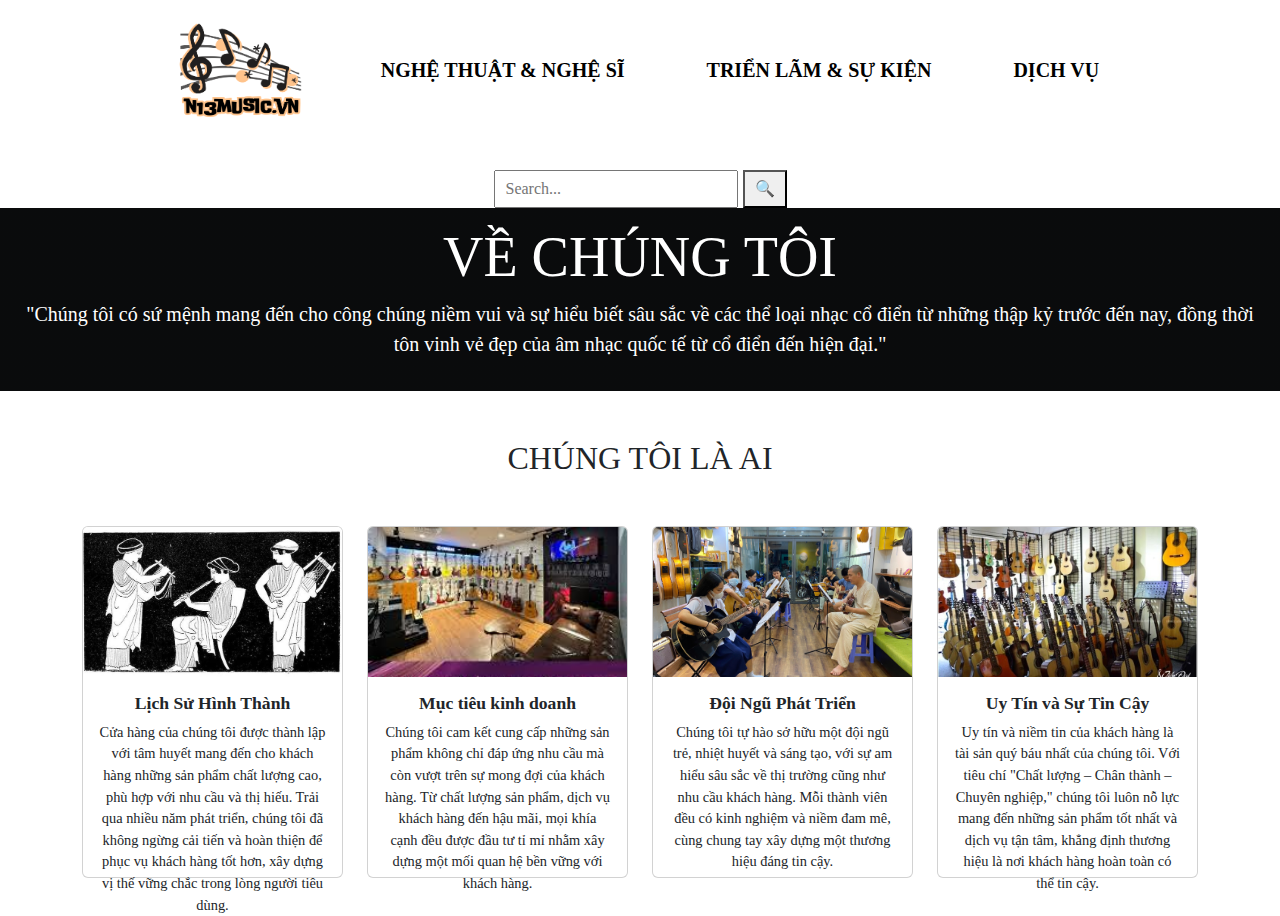
<file: index.html>
<!DOCTYPE html>
<html lang="en">
<head>
  <meta charset="UTF-8">
  <meta name="viewport" content="width=device-width, initial-scale=1.0">
  <title>About Tate</title>
  <link href="https://cdn.jsdelivr.net/npm/bootstrap@5.3.0-alpha1/dist/css/bootstrap.min.css" rel="stylesheet">
  <link rel="stylesheet" href="./css/aboutUs.css">
  <link href="https://cdnjs.cloudflare.com/ajax/libs/font-awesome/5.15.4/css/all.min.css" rel="stylesheet">
</head>
<body>

    <nav class="navbar navbar-light bg-white nav-mobiles">
        <div class="container d-flex justify-content-between align-items-center">
            <!-- Menu Icon, always visible -->
            <button type="button" class="btn border-0" >
                <i style="font-size: 30px;" class="fas fa-bars"></i>
            </button>


            <div id="sidebarMenu" class="sidebar">
                <ul class="menu-list">
                    <li><a href="#!">NGHỆ THUẬT & NGHỆ SĨ</a></li>
                    <li><a href="#!">TRIỂN LÃM & SỰ KIỆN</a></li>
                    <li><a href="#!">DỊCH VỤ</a></li>
                </ul>
            </div>
    
          
            <a href="#!"><img src="./img/logo.png" class="logo"/></a>
    
            <div class="search-container">
                <input type="text" class="search-input" placeholder="Search..." id="searchInput">
                <button class="search-icon" id="searchButton">&#128269;</button>
            </div>
        </div>
    </nav>



   <nav class="nav desktop" >
        <a href="#!"><img src="./img/logo.png" class="logo"/></a>
        <a href="#!" class="nav-link">
            NGHỆ THUẬT & NGHỆ SĨ
        </a>
        <a href="#!" class="nav-link">TRIỂN LÃM & SỰ KIỆN</a>
        <a href="#!" class="nav-link">DỊCH VỤ</a>
        <div class="search-container">
            <input type="text" class="search-input" placeholder="Search..." id="searchInput">
            <button class="search-icon" id="searchButton">&#128269;</button>
        </div>
    </nav>
  <header class="text-center bg-dark text-white p-3">
    <h1 class="display-4">VỀ CHÚNG TÔI</h1>
    <p class="lead">
        "Chúng tôi có sứ mệnh mang đến cho công chúng niềm vui và sự hiểu biết sâu sắc về 
        các thể loại nhạc cổ điển từ những thập kỷ trước đến nay, đồng thời tôn vinh vẻ đẹp của
         âm nhạc quốc tế từ cổ điển đến hiện đại."
    </p>
  </header>

  <!-- Who We Are Section -->
  <section class="container mt-5">
    <h2 class="text-center mb-5">CHÚNG TÔI LÀ AI</h2>
    <div class="row text-center">
        <!-- Card 1: History of Tate -->
      <div class="col-md-3 mb-3 col-lg-3">
        <div class="card">
          <img src="./img/history.jpg" class="card-img-top" alt="Board of Trustees">
          <div class="card-body">
            <h5 class="card-title">Lịch Sử Hình Thành</h5>
            <p class="card-text">Cửa hàng của chúng tôi được thành lập với tâm huyết mang đến cho khách hàng những sản phẩm chất lượng cao, phù hợp với nhu cầu và thị hiếu. Trải qua nhiều năm phát triển, chúng tôi đã không ngừng cải tiến và hoàn thiện để phục vụ khách hàng tốt hơn, xây dựng vị thế vững chắc trong lòng người tiêu dùng.</p>
          </div>
        </div>
      </div>

      <!-- Card 2: Board of Trustees -->
      <div class="col-md-3 mb-3 col-lg-3">
        <div class="card">
          <img src="./img/muctieu.jpg" class="card-img-top" alt="History of Tate">
          <div class="card-body">
            <h5 class="card-title">Mục tiêu kinh doanh</h5>
            <p class="card-text">Chúng tôi cam kết cung cấp những sản phẩm không chỉ đáp ứng nhu cầu mà còn vượt trên sự mong đợi của khách hàng. Từ chất lượng sản phẩm, dịch vụ khách hàng đến hậu mãi, mọi khía cạnh đều được đầu tư tỉ mỉ nhằm xây dựng một mối quan hệ bền vững với khách hàng.</p>
          </div>
        </div>
      </div>

      <!-- Card 3: Access to Information -->
      <div class="col-md-3 mb-3 col-lg-3">
        <div class="card">
          <img src="./img/doingu.jpg" class="card-img-top" alt="Access to Information">
          <div class="card-body">
            <h5 class="card-title">Đội Ngũ Phát Triển</h5>
            <p class="card-text">Chúng tôi tự hào sở hữu một đội ngũ trẻ, nhiệt huyết và sáng tạo, với sự am hiểu sâu sắc về thị trường cũng như nhu cầu khách hàng. Mỗi thành viên đều có kinh nghiệm và niềm đam mê, cùng chung tay xây dựng một thương hiệu đáng tin cậy.</p>
          </div>
        </div>
      </div>


      <div class="col-md-3 mb-3 col-lg-3">
        <div class="card">
          <img src="./img/uytin.jpg" class="card-img-top" alt="Access to Information">
          <div class="card-body">
            <h5 class="card-title">Uy Tín và Sự Tin Cậy</h5>
            <p class="card-text">Uy tín và niềm tin của khách hàng là tài sản quý báu nhất của chúng tôi. Với tiêu chí "Chất lượng – Chân thành – Chuyên nghiệp," chúng tôi luôn nỗ lực mang đến những sản phẩm tốt nhất và dịch vụ tận tâm, khẳng định thương hiệu là nơi khách hàng hoàn toàn có thể tin cậy.</p>
          </div>
        </div>
      </div>
      
    </div>
  </section>
  <script src="https://cdnjs.cloudflare.com/ajax/libs/bootstrap/4.5.2/js/bootstrap.bundle.min.js"></script>
<script src="https://code.jquery.com/jquery-3.5.1.min.js"></script>
<script src="https://cdn.jsdelivr.net/npm/@popperjs/core@2.9.1/dist/umd/popper.min.js"></script>
<script src="https://maxcdn.bootstrapcdn.com/bootstrap/4.5.2/js/bootstrap.min.js"></script>
  <script>
 document.querySelector(".btn").addEventListener("click", function() {
    document.getElementById("sidebarMenu").classList.toggle("open");
});

</script>
  <script src="https://cdn.jsdelivr.net/npm/bootstrap@5.3.0-alpha1/dist/js/bootstrap.bundle.min.js"></script>
</body>
</html>
</file>
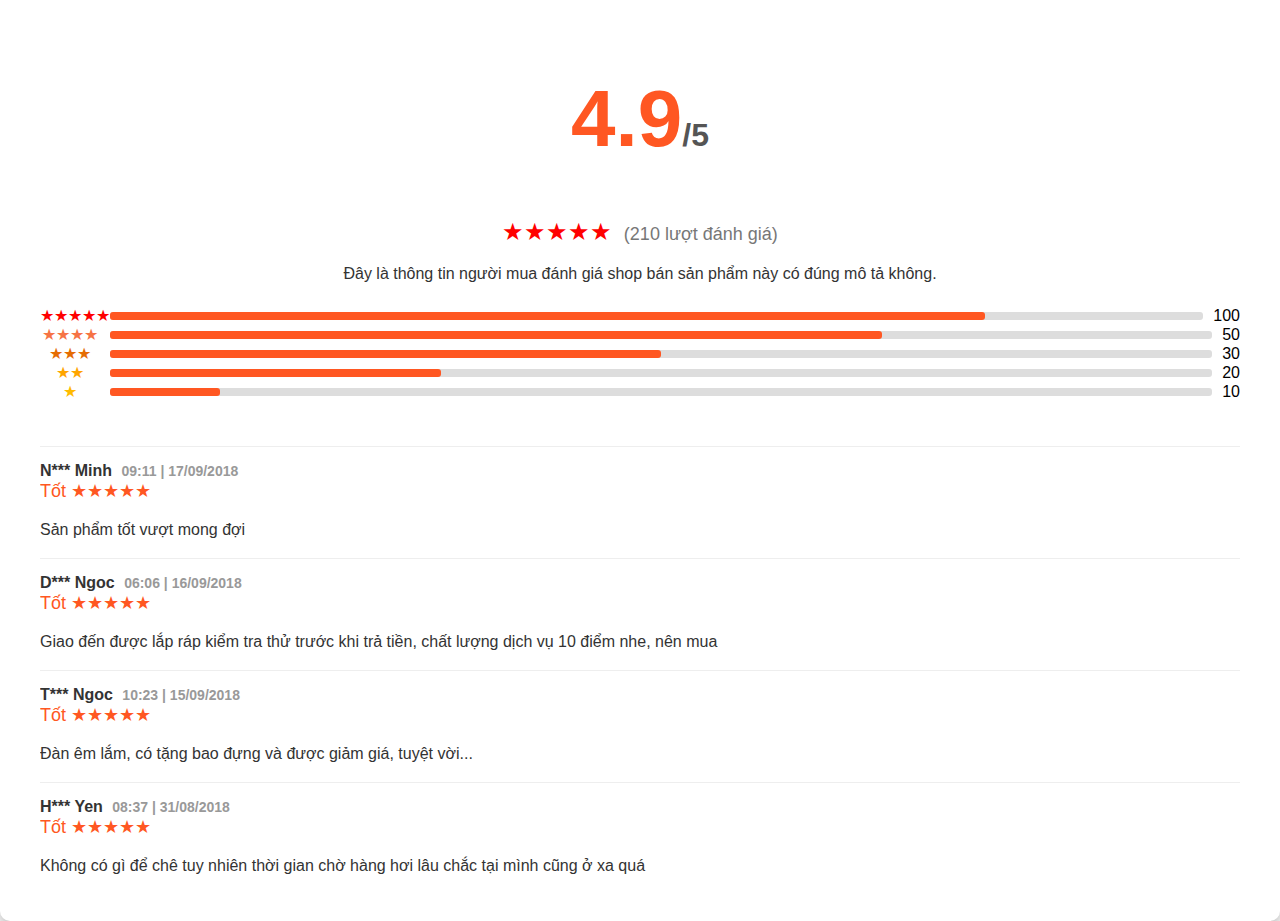
<file: review.html>
<!DOCTYPE html>
<html lang="en">
<head>
    <meta charset="UTF-8">
    <meta name="viewport" content="width=device-width, initial-scale=1.0">
    <title>Review Interface</title>
    <link rel="stylesheet" href="./css/style.css">
</head>
<body>
    <div class="review-container">
        <div class="rating-summary">
            <div class="average-rating">
                <h1 class="rating rating-heading">4.9<span class="out-of">/5</span></h1>
            </div>
            <div class="stars">
                <span class="filled-stars">★★★★★</span>
                <span class="total-reviews">(210 lượt đánh giá)</span>
            </div>
            <p>Đây là thông tin người mua đánh giá shop bán sản phẩm này có đúng mô tả không.</p>
            <div class="rating-breakdown"   >
                <div class="star-line"><span style="color: red;">★★★★★</span><div class="bar"><div class="fill" style="width: 80%;"></div></div>100</div>
                <div class="star-line"><span style="color: rgb(246, 115, 68);">★★★★</span><div class="bar"><div class="fill" style="width: 70%;"></div></div>50</div>
                <div class="star-line"><span style="color: rgb(229, 108, 2);">★★★</span><div class="bar"><div class="fill" style="width: 50%;"></div></div>30</div>
                <div class="star-line"><span style="color: orange;">★★</span><div class="bar"><div class="fill" style="width: 30%;"></div></div>20</div>
                <div class="star-line"><span style="color: rgb(255, 187, 0);">★</span><div class="bar"><div class="fill" style="width: 10%;"></div></div>10</div>
            </div>
        </div>
        <div class="reviews">
            <div class="review">
                <div class="user-info">N*** Minh <span class="date">09:11 | 17/09/2018</span></div>
                <div class="rating">Tốt ★★★★★</div>
                <p>Sản phẩm tốt vượt mong đợi</p>
            </div>
            <div class="review">
                <div class="user-info">D*** Ngoc <span class="date">06:06 | 16/09/2018</span></div>
                <div class="rating">Tốt ★★★★★</div>
                <p>Giao đến được lắp ráp kiểm tra thử trước khi trả tiền, chất lượng dịch vụ 10 điểm nhe, nên mua</p>
            </div>
            <div class="review">
                <div class="user-info">T*** Ngoc <span class="date">10:23 | 15/09/2018</span></div>
                <div class="rating">Tốt ★★★★★</div>
                <p>Đàn êm lắm, có tặng bao đựng và được giảm giá, tuyệt vời...</p>
            </div>
            <div class="review">
                <div class="user-info">H*** Yen <span class="date">08:37 | 31/08/2018</span></div>
                <div class="rating">Tốt ★★★★★</div>
                <p>Không có gì để chê tuy nhiên thời gian chờ hàng hơi lâu chắc tại mình cũng ở xa quá</p>
            </div>
            <div>
                <div class="user-info">H*** Yen <span class="date">08:37 | 31/08/2018</span></div>
                 <div class="rating">Tốt ★★★★</div>
                 <p>Giao chậm hơn dự kiến, thiếu miếng lau như đã nói </p>
            </div>
        </div>
    </div>
</body>
</html>
</file>
<file: css/aboutUs.css>
/* Global font and font size */
body {
    font-family: 'Times New Roman', Times, serif;
    font-size: 13px;
}

.logo {
    display: block;
    width: 150px;
    height: 100px;
}

.nav-mobiles {
    display: none;
}

.nav.desktop {
    display: flex;
    align-items: center;
    justify-content: center;
    gap: 50px;
    margin-top: 20px;
    font-size: 20px;
}


/* Sidebar styles */
.sidebar {
    height: 150px;
    width: 0;
    position: fixed;
    top: 0;
    background-color: #f0f0f0;
    overflow: hidden;
    transition: 0.3s;
    padding-top: 20px;
    margin-top: 75px;
    z-index: 999;
    box-shadow: 2px 0 5px rgba(0, 0, 0, 0.5);
}

.sidebar.open {
    width: 250px; 
}

.menu-list {
    list-style-type: none;
    padding: 0;
    margin: 0;
}

.menu-list li {
    padding: 10px 15px;
}

.menu-list li:hover {
    background-color: rgb(163, 188, 6);
}

.menu-list li a {
    text-decoration: none;
    font-size: 18px;
    color: black;
    display: block;
}

.nav-link {
    color: black;
    font-weight: 600;
}

.search-input {
    font-size: 16px;
    padding: 5px 30px 5px 10px;
    outline: none;
}

.search-icon {
    font-size: 16px;
    padding: 5px 10px 5px 10px;
}

/* Header Styling */
header {
    background: linear-gradient(rgba(0, 0, 0, 0.7), rgba(0, 0, 0, 0.7));
    color: white;
}

header h1 {
    font-size: 2rem;
    font-weight: bold;
}

header p {
    font-size: 1rem;
}

/* Card Styling */
.card-body {
    height: 200px;
}

.card img {
    height: 150px;
    object-fit: cover;
}

.card-body h5 {
    font-weight: bold;
    font-size: 1.1rem;
}

.card-body p {
    font-size: 0.9rem;
}

/* Responsive adjustments */
@media (max-width: 768px) {
    .nav.desktop {
        display: none; /* Hide desktop navbar on smaller screens */
    }

    .logo {
        display: block;
        width: 100px;
        height: 80px;
    }
    

    
    .search-input {
        width: 100px;
        font-size: 16px;
        outline: none;
    }

    .navbar.nav-mobiles {

        display: flex; /* Show mobile navbar on smaller screens */
    }
}
</file>
<file: css/style.css>
body {
    margin: 0;
    padding: 0;
    font-family: Arial, sans-serif;
    background-color: #f4f4f4;
    display: flex;
    justify-content: center;
    align-items: center;
    height: 100vh;
}

.review-container {
    background: #fff;
    border-radius: 10px;
    padding: 40px;
    width: 100%;
    box-shadow: 0 4px 8px rgba(0, 0, 0, 0.2);
    overflow: auto;
}

.rating-summary {
    text-align: center;
}

.average-rating {
    font-size: 64px; 
    color: #FF5722;
}

.out-of {
    font-size: 32px;
    color: #555;
}

.stars {
    font-size: 24px;
    color: #FF5722;
}

.filled-stars {
    color: red;
}

.total-reviews {
    font-size: 18px;
    color: #777;
    margin-left: 5px;
}

.rating-breakdown {
    margin-top: 20px;
}

.star-line {
    display: flex;
    align-items: center;
    font-size: 16px;
}

.star-line span {
    width: 60px;
}

.bar {
    flex: 1;
    height: 8px;
    background-color: #ddd;
    border-radius: 3px;
    margin: 0 10px;
}

.fill {
    height: 100%;
    background-color: #FF5722;
    border-radius: 3px;
}

.reviews {
    margin-top: 30px;
    max-height: 50vh;
    overflow-y: auto; 
}

.review {
    border-top: 1px solid #eee;
    padding-top: 15px;
    margin-top: 15px;
}

.user-info {
    font-weight: bold;
    color: #333;
}

.date {
    font-size: 14px;
    color: #999;
    margin-left: 5px;
}

.rating {
    font-size: 18px;
    color: #FF5722;
}


.rating-heading {
    font-size: 80px;
}


p {
    font-size: 16px;
    color: #333;
    line-height: 1.5;
}
</file>
